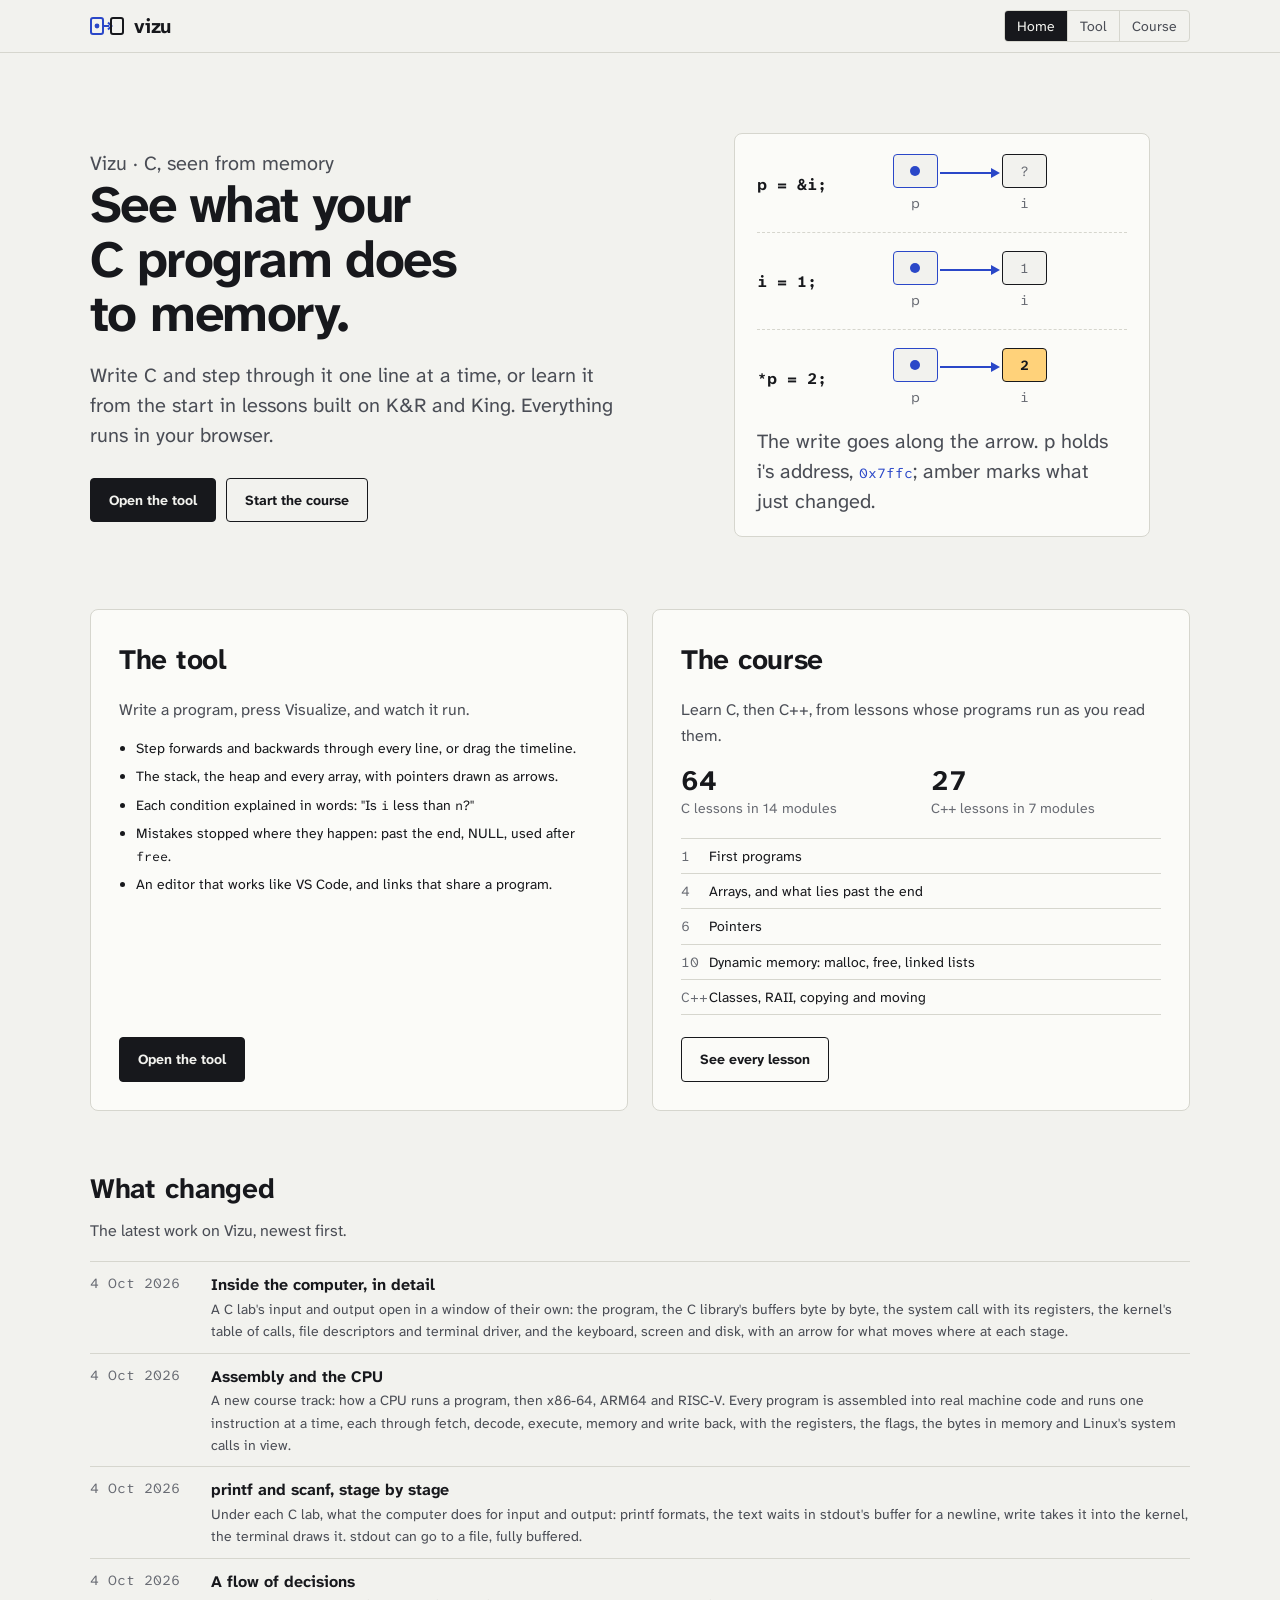
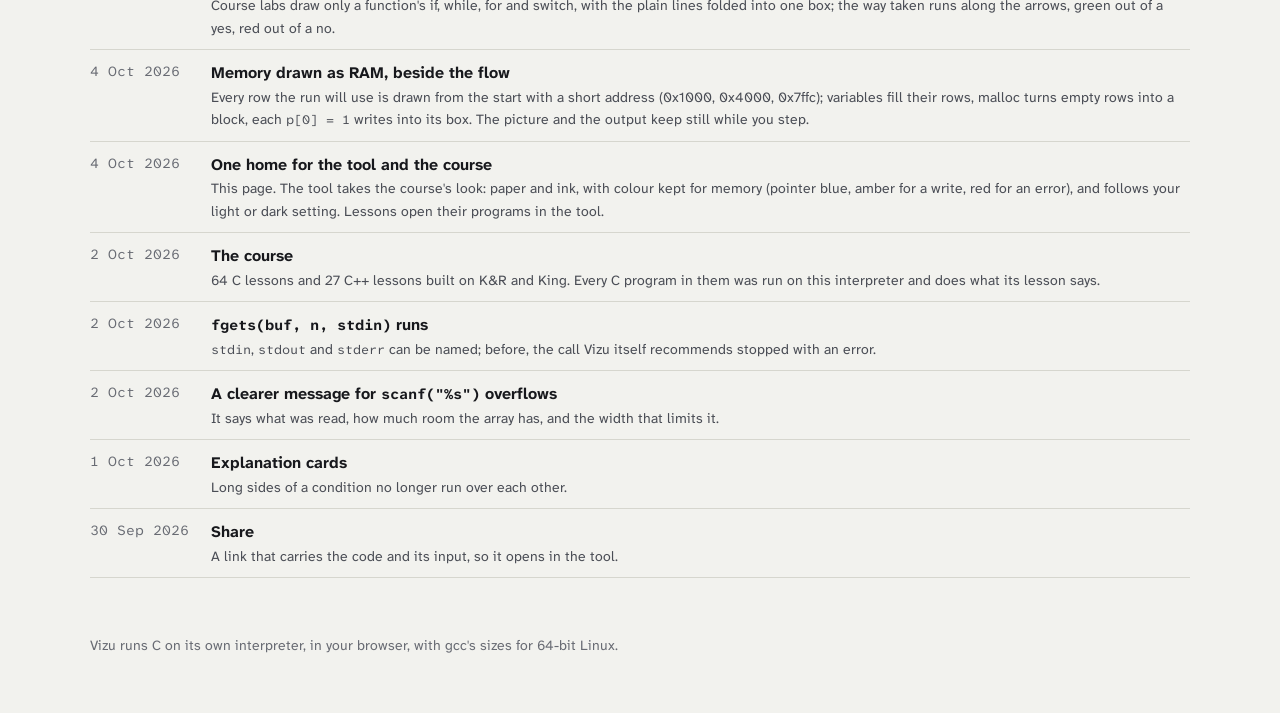
<file: index.html>
<!doctype html>
<html lang="en">
  <head>
    <meta charset="UTF-8" />
    <meta name="viewport" content="width=device-width, initial-scale=1.0" />
    <meta name="description" content="Vizu: write C and watch it run in memory, or learn C and C++ from lessons whose programs run as you read." />
    <title>Vizu</title>
    <link rel="icon" type="image/svg+xml" href="./favicon.svg" />
    <link rel="preconnect" href="https://fonts.googleapis.com" />
    <link rel="preconnect" href="https://fonts.gstatic.com" crossorigin />
    <link href="https://fonts.googleapis.com/css2?family=Atkinson+Hyperlegible+Next:ital,wght@0,400;0,700;1,400&family=Atkinson+Hyperlegible+Mono:wght@400;700&display=swap" rel="stylesheet" />
    <script>
      // An old share link (#c=…) opened here: the tool opens it.
      if (location.hash.startsWith('#c=')) location.replace('tool/' + location.hash)
    </script>
    <style>*{box-sizing:border-box}html,body{background:var(--paper);margin:0}body{color:var(--ink);font:var(--t-s) / 1.6 var(--sans);-webkit-font-smoothing:antialiased}a{color:inherit}code{font-family:var(--mono);font-size:.92em}.top{border-bottom:1px solid var(--rule)}.wrap{max-width:1180px;margin:0 auto;padding-inline:clamp(16px,4vw,40px)}.top .wrap{align-items:center;gap:16px;padding-block:10px;display:flex}.top .grow{flex:1}.hero{grid-template-columns:minmax(0,1.05fr) minmax(0,.95fr);align-items:center;gap:56px;padding-block:64px 56px;display:grid}.hero h1{letter-spacing:-.03em;text-wrap:balance;margin:0 0 18px;font-size:52px;line-height:1.05}.hero p{font-size:var(--t-m);color:var(--ink-2);max-width:34em;margin:0;line-height:1.5}.eyebrow{font-size:var(--t-xs);color:var(--ink-3);margin:0 0 10px}.actions{flex-wrap:wrap;gap:10px;margin-top:28px;display:flex}.btn{border-radius:var(--r-cell);border:1px solid var(--ink);font-weight:700;font-size:var(--t-xs);align-items:center;gap:8px;padding:10px 18px;text-decoration:none;display:inline-flex}.btn.solid{background:var(--ink);color:var(--paper)}.btn:hover{background:var(--rule-2)}.btn.solid:hover{background:var(--ink-2);border-color:var(--ink-2)}.snap{border:1px solid var(--rule);border-radius:var(--r-panel);background:var(--sheet);flex-direction:column;gap:18px;padding:20px 22px;display:flex}.snap-row{grid-template-columns:7.5em minmax(0,1fr);align-items:center;gap:16px;display:grid}.snap-row+.snap-row{border-top:1px dashed var(--rule);padding-top:18px}.snap-code{font-family:var(--mono);font-size:var(--t-s);font-weight:700}.boxes{align-items:center;gap:0;display:flex}.named{flex-direction:column;align-items:center;gap:4px;display:flex}.named span{font-family:var(--mono);font-size:var(--t-xs);color:var(--ink-3)}.box{border:1.5px solid var(--ink);border-radius:var(--r-cell);min-width:3.2em;height:2.4em;font-family:var(--mono);font-size:var(--t-s);background:var(--paper);justify-content:center;align-items:center;padding:0 .6em;display:inline-flex}.box.ptr{border-color:var(--pointer)}.box.ptr i{background:var(--pointer);border-radius:50%;width:10px;height:10px}.box.unknown{color:var(--ink-3)}.box.wrote{background:var(--write);border-color:var(--on-write);color:var(--on-write);font-weight:700}.arrow{flex:none;width:64px;height:18px;margin-bottom:22px}.arrow path{fill:none;stroke:var(--pointer);stroke-width:2px}.arrow path.head{fill:var(--pointer);stroke:none}.snap-note{font-size:var(--t-xs);color:var(--ink-3);margin:0}.addr{font-family:var(--mono);font-size:var(--t-xs);color:var(--pointer)}.doors{grid-template-columns:repeat(2,minmax(0,1fr));gap:24px;display:grid}.door{border:1px solid var(--rule);border-radius:var(--r-panel);background:var(--sheet);flex-direction:column;gap:14px;min-width:0;padding:28px;display:flex}.door h2{font-size:var(--t-l);letter-spacing:-.01em;margin:0}.door>p{color:var(--ink-2);margin:0}.door ul{font-size:var(--t-xs);flex-direction:column;gap:6px;margin:0;padding-left:1.2em;display:flex}.door .facts{grid-template-columns:repeat(2,minmax(0,1fr));gap:12px 20px;margin:4px 0;display:grid}.door .facts div{flex-direction:column;display:flex}.door .facts b{font-family:var(--mono);font-size:var(--t-l);font-variant-numeric:tabular-nums;line-height:1.1}.door .facts span{font-size:var(--t-xs);color:var(--ink-3)}.door .mods{border-top:1px solid var(--rule);font-size:var(--t-xs);margin:0;padding:0;list-style:none}.door .mods li{border-bottom:1px solid var(--rule);grid-template-columns:2em minmax(0,1fr);padding:6px 0;display:grid}.door .mods li span{font-family:var(--mono);color:var(--ink-3)}.door .mods a{text-decoration:none}.door .mods a:hover{text-decoration:underline}.door .go{margin-top:auto;padding-top:8px}.changes{padding-block:56px 24px}.changes h2{font-size:var(--t-l);letter-spacing:-.01em;margin:0 0 6px}.changes>p{color:var(--ink-2);margin:0 0 18px}.log{border-top:1px solid var(--rule);margin:0;padding:0;list-style:none}.log li{border-bottom:1px solid var(--rule);font-size:var(--t-xs);grid-template-columns:7.5em minmax(0,1fr);gap:16px;padding:10px 0;display:grid}.log time{font-family:var(--mono);color:var(--ink-3);font-variant-numeric:tabular-nums}.log b{font-size:var(--t-s);display:block}.log span{color:var(--ink-2)}.foot{font-size:var(--t-xs);color:var(--ink-3);padding-block:32px 56px}@media (max-width:900px){.hero{grid-template-columns:minmax(0,1fr);gap:32px;padding-block:40px}.hero h1{font-size:38px}.doors{grid-template-columns:minmax(0,1fr)}}@media (max-width:480px){.vz-brand small{display:none}.snap-row{grid-template-columns:minmax(0,1fr);gap:8px}.log li{grid-template-columns:minmax(0,1fr);gap:2px}.door{padding:20px}}</style>
    <link rel="stylesheet" crossorigin href="./assets/theme-aezmctjn.css">
  </head>
  <body>
    <header class="top">
      <div class="wrap">
        <a class="vz-brand" href="./" aria-label="Vizu home">
          <svg viewBox="0 0 34 18" aria-hidden="true"><rect x="1" y="1" width="12" height="16" rx="2" fill="none" stroke="var(--pointer)" stroke-width="2"/><circle cx="7" cy="9" r="2.4" fill="var(--pointer)"/><path d="M13 9h6" stroke="var(--pointer)" stroke-width="2"/><path d="M18 5.5 21.5 9 18 12.5" fill="none" stroke="var(--pointer)" stroke-width="2"/><rect x="21" y="1" width="12" height="16" rx="2" fill="none" stroke="var(--ink)" stroke-width="2"/></svg>
          vizu
        </a>
        <div class="grow"></div>
        <nav class="vz-nav" aria-label="Vizu">
          <a href="./" aria-current="page">Home</a>
          <a href="tool/">Tool</a>
          <a href="course/">Course</a>
        </nav>
      </div>
    </header>

    <main>
      <section class="wrap hero">
        <div>
          <p class="eyebrow">Vizu · C, seen from memory</p>
          <h1>See what your C program does to memory.</h1>
          <p>Write C and step through it one line at a time, or learn it from the start in lessons built on K&amp;R and King. Everything runs in your browser.</p>
          <div class="actions">
            <a class="btn solid" href="tool/">Open the tool</a>
            <a class="btn" href="course/#c-1-1">Start the course</a>
          </div>
        </div>
        <figure class="snap" aria-label="Three snapshots of memory: p points to i; i becomes 1; writing through p changes i to 2">
          <div class="snap-row">
            <code class="snap-code">p = &amp;i;</code>
            <div class="boxes">
              <div class="named"><span class="box ptr"><i></i></span><span>p</span></div>
              <svg class="arrow" viewBox="0 0 64 18" aria-hidden="true"><path d="M2 9h52"/><path class="head" d="M62 9l-9-5v10z"/></svg>
              <div class="named"><span class="box unknown">?</span><span>i</span></div>
            </div>
          </div>
          <div class="snap-row">
            <code class="snap-code">i = 1;</code>
            <div class="boxes">
              <div class="named"><span class="box ptr"><i></i></span><span>p</span></div>
              <svg class="arrow" viewBox="0 0 64 18" aria-hidden="true"><path d="M2 9h52"/><path class="head" d="M62 9l-9-5v10z"/></svg>
              <div class="named"><span class="box">1</span><span>i</span></div>
            </div>
          </div>
          <div class="snap-row">
            <code class="snap-code">*p = 2;</code>
            <div class="boxes">
              <div class="named"><span class="box ptr"><i></i></span><span>p</span></div>
              <svg class="arrow" viewBox="0 0 64 18" aria-hidden="true"><path d="M2 9h52"/><path class="head" d="M62 9l-9-5v10z"/></svg>
              <div class="named"><span class="box wrote">2</span><span>i</span></div>
            </div>
          </div>
          <p class="snap-note">The write goes along the arrow. p holds i's address, <span class="addr">0x7ffc</span>; amber marks what just changed.</p>
        </figure>
      </section>

      <section class="wrap doors" aria-label="Two ways in">
        <article class="door">
          <h2>The tool</h2>
          <p>Write a program, press Visualize, and watch it run.</p>
          <ul>
            <li>Step forwards and backwards through every line, or drag the timeline.</li>
            <li>The stack, the heap and every array, with pointers drawn as arrows.</li>
            <li>Each condition explained in words: "Is <code>i</code> less than <code>n</code>?"</li>
            <li>Mistakes stopped where they happen: past the end, NULL, used after <code>free</code>.</li>
            <li>An editor that works like VS Code, and links that share a program.</li>
          </ul>
          <div class="go"><a class="btn solid" href="tool/">Open the tool</a></div>
        </article>
        <article class="door">
          <h2>The course</h2>
          <p>Learn C, then C++, from lessons whose programs run as you read them.</p>
          <div class="facts">
            <div><b>64</b><span>C lessons in 14 modules</span></div>
            <div><b>27</b><span>C++ lessons in 7 modules</span></div>
          </div>
          <ol class="mods">
            <li><span>1</span><a href="course/#c-1-1">First programs</a></li>
            <li><span>4</span><a href="course/#c-4-1">Arrays, and what lies past the end</a></li>
            <li><span>6</span><a href="course/#c-6-1">Pointers</a></li>
            <li><span>10</span><a href="course/#c-10-1">Dynamic memory: malloc, free, linked lists</a></li>
            <li><span>C++</span><a href="course/#cpp-2-1">Classes, RAII, copying and moving</a></li>
          </ol>
          <div class="go"><a class="btn" href="course/">See every lesson</a></div>
        </article>
      </section>

      <section class="wrap changes" aria-labelledby="changes-h">
        <h2 id="changes-h">What changed</h2>
        <p>The latest work on Vizu, newest first.</p>
        <ol class="log">
          <li><time datetime="2026-10-04">4 Oct 2026</time><div><b>Inside the computer, in detail</b><span>A C lab's input and output open in a window of their own: the program, the C library's buffers byte by byte, the system call with its registers, the kernel's table of calls, file descriptors and terminal driver, and the keyboard, screen and disk, with an arrow for what moves where at each stage.</span></div></li>
          <li><time datetime="2026-10-04">4 Oct 2026</time><div><b>Assembly and the CPU</b><span>A new course track: how a CPU runs a program, then x86-64, ARM64 and RISC-V. Every program is assembled into real machine code and runs one instruction at a time, each through fetch, decode, execute, memory and write back, with the registers, the flags, the bytes in memory and Linux's system calls in view.</span></div></li>
          <li><time datetime="2026-10-04">4 Oct 2026</time><div><b>printf and scanf, stage by stage</b><span>Under each C lab, what the computer does for input and output: printf formats, the text waits in stdout's buffer for a newline, write takes it into the kernel, the terminal draws it. stdout can go to a file, fully buffered.</span></div></li>
          <li><time datetime="2026-10-04">4 Oct 2026</time><div><b>A flow of decisions</b><span>Course labs draw only a function's if, while, for and switch, with the plain lines folded into one box; the way taken runs along the arrows, green out of a yes, red out of a no.</span></div></li>
          <li><time datetime="2026-10-04">4 Oct 2026</time><div><b>Memory drawn as RAM, beside the flow</b><span>Every row the run will use is drawn from the start with a short address (0x1000, 0x4000, 0x7ffc); variables fill their rows, malloc turns empty rows into a block, each <code>p[0] = 1</code> writes into its box. The picture and the output keep still while you step.</span></div></li>
          <li><time datetime="2026-10-04">4 Oct 2026</time><div><b>One home for the tool and the course</b><span>This page. The tool takes the course's look: paper and ink, with colour kept for memory (pointer blue, amber for a write, red for an error), and follows your light or dark setting. Lessons open their programs in the tool.</span></div></li>
          <li><time datetime="2026-10-02">2 Oct 2026</time><div><b>The course</b><span>64 C lessons and 27 C++ lessons built on K&amp;R and King. Every C program in them was run on this interpreter and does what its lesson says.</span></div></li>
          <li><time datetime="2026-10-02">2 Oct 2026</time><div><b><code>fgets(buf, n, stdin)</code> runs</b><span><code>stdin</code>, <code>stdout</code> and <code>stderr</code> can be named; before, the call Vizu itself recommends stopped with an error.</span></div></li>
          <li><time datetime="2026-10-02">2 Oct 2026</time><div><b>A clearer message for <code>scanf("%s")</code> overflows</b><span>It says what was read, how much room the array has, and the width that limits it.</span></div></li>
          <li><time datetime="2026-10-01">1 Oct 2026</time><div><b>Explanation cards</b><span>Long sides of a condition no longer run over each other.</span></div></li>
          <li><time datetime="2026-09-30">30 Sep 2026</time><div><b>Share</b><span>A link that carries the code and its input, so it opens in the tool.</span></div></li>
        </ol>
      </section>
    </main>

    <footer class="wrap foot">Vizu runs C on its own interpreter, in your browser, with gcc's sizes for 64-bit Linux.</footer>
  </body>
</html>
</file>
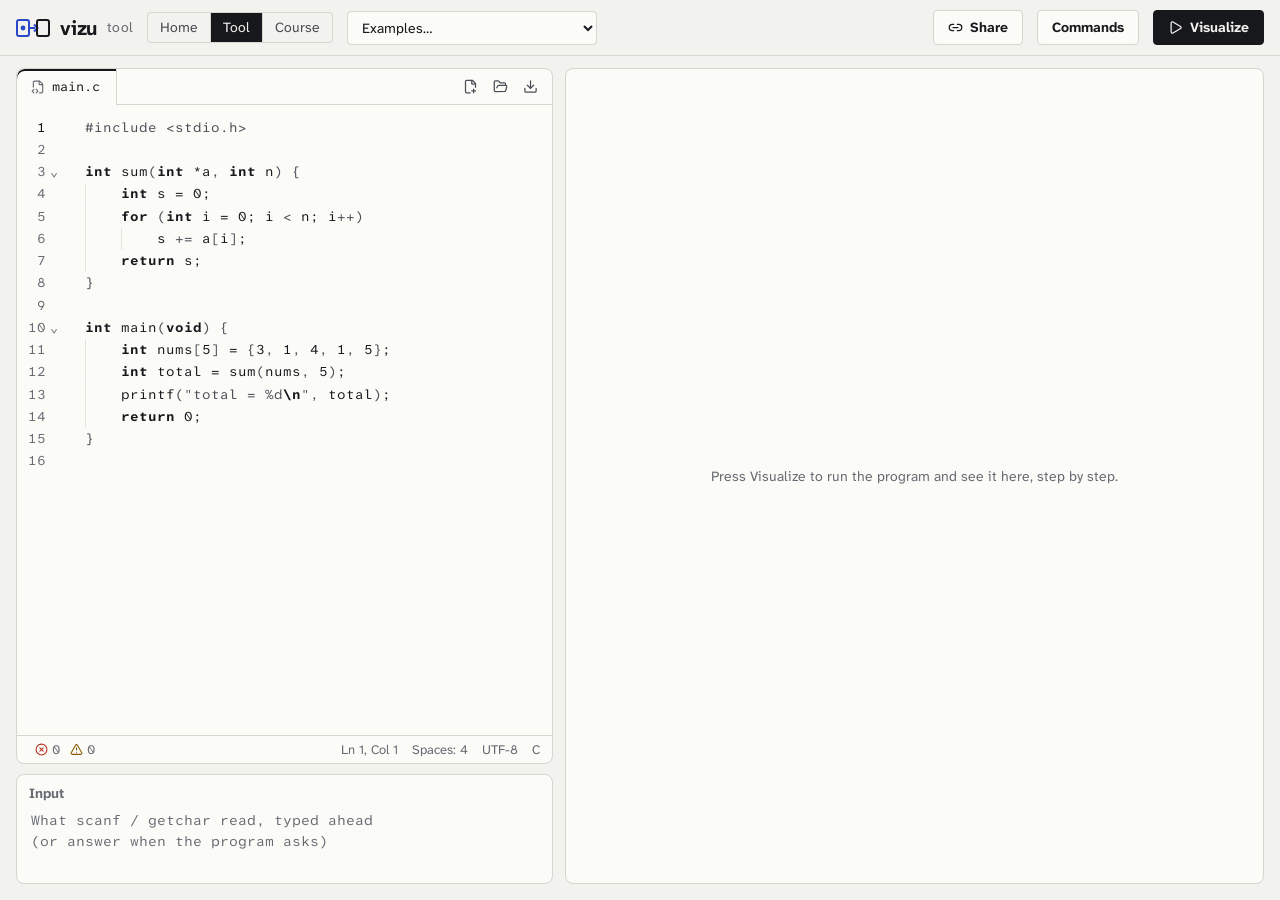
<file: tool/index.html>
<!doctype html>
<html lang="en">
  <head>
    <meta charset="UTF-8" />
    <meta name="viewport" content="width=device-width, initial-scale=1.0" />
    <meta name="description" content="Write C and watch it run: step through it forwards and backwards, with its stack, arrays, pointers and heap drawn as they change." />
    <title>Vizu Tool</title>
    <link rel="icon" type="image/svg+xml" href="../favicon.svg" />
    <link rel="preconnect" href="https://fonts.googleapis.com" />
    <link rel="preconnect" href="https://fonts.gstatic.com" crossorigin />
    <link href="https://fonts.googleapis.com/css2?family=Atkinson+Hyperlegible+Next:ital,wght@0,400;0,700;1,400&family=Atkinson+Hyperlegible+Mono:wght@400;700&display=swap" rel="stylesheet" />
    <script type="module" crossorigin src="../assets/tool-BLrEXCRE.js"></script>
    <link rel="stylesheet" crossorigin href="../assets/tool-Bno8CDU8.css">
    <link rel="stylesheet" crossorigin href="../assets/theme-aezmctjn.css">
  </head>
  <body>
    <div id="root"></div>
  </body>
</html>
</file>
<file: assets/theme-aezmctjn.css>
:root{--paper:#f2f2ee;--sheet:#fbfbf8;--ink:#17181c;--ink-2:#4a4d55;--ink-3:#686b73;--rule:#d6d6ce;--rule-2:#e4e4dd;--pointer:#2a47c8;--read:#dce3ff;--write:#ffd27a;--on-write:#17181c;--error:#b8321f;--error-bg:#f9e3df;--warn:#8a5a00;--freed:#8b8e96;--focus:#2a47c8;--shadow:0 14px 36px -14px #17181c47;--sans:"Atkinson Hyperlegible Next", "Segoe UI", Verdana, sans-serif;--mono:"Atkinson Hyperlegible Mono", "Cascadia Mono", Consolas, "Courier New", monospace;--t-xs:14px;--t-s:16px;--t-m:20px;--t-l:28px;--t-xl:40px;--r-cell:4px;--r-panel:8px;--lightningcss-light:initial;--lightningcss-dark: ;color-scheme:light}@media (prefers-color-scheme:dark){:root:not([data-theme=light]){--paper:#15161a;--sheet:#1d1f24;--ink:#ececec;--ink-2:#b9bbc3;--ink-3:#8d9099;--rule:#34363e;--rule-2:#2a2c33;--pointer:#8ea2ff;--read:#273058;--write:#ffd27a;--on-write:#17181c;--error:#ff7b66;--error-bg:#3a1e1a;--warn:#e3a33b;--freed:#6f737c;--focus:#8ea2ff;--shadow:0 14px 36px -14px #000000b3;--lightningcss-light: ;--lightningcss-dark:initial;color-scheme:dark}}:root[data-theme=dark]{--paper:#15161a;--sheet:#1d1f24;--ink:#ececec;--ink-2:#b9bbc3;--ink-3:#8d9099;--rule:#34363e;--rule-2:#2a2c33;--pointer:#8ea2ff;--read:#273058;--write:#ffd27a;--on-write:#17181c;--error:#ff7b66;--error-bg:#3a1e1a;--warn:#e3a33b;--freed:#6f737c;--focus:#8ea2ff;--shadow:0 14px 36px -14px #000000b3;--lightningcss-light: ;--lightningcss-dark:initial;color-scheme:dark}:focus-visible{outline:2px solid var(--focus);outline-offset:2px}.vz-brand{font-weight:700;font-size:var(--t-m);letter-spacing:-.01em;color:var(--ink);align-items:center;gap:10px;text-decoration:none;display:inline-flex}.vz-brand svg{flex:none;width:34px;height:18px}.vz-brand small{font-weight:400;font-size:var(--t-xs);color:var(--ink-3);letter-spacing:.02em}.vz-nav{border:1px solid var(--rule);border-radius:var(--r-cell);display:flex;overflow:hidden}.vz-nav a{font-size:var(--t-xs);color:var(--ink-2);padding:4px 12px;text-decoration:none}.vz-nav a+a{border-left:1px solid var(--rule)}.vz-nav a:hover{color:var(--ink);background:var(--rule-2)}.vz-nav a[aria-current=page]{background:var(--ink);color:var(--paper)}
</file>
<file: assets/tool-Bno8CDU8.css>
*{box-sizing:border-box}html,body,#root{height:100%;margin:0}body{background:var(--paper);color:var(--ink);font:var(--t-xs) / 1.5 var(--sans);-webkit-font-smoothing:antialiased}button,select,input,textarea{font:inherit;color:inherit}.app{background:var(--paper);flex-direction:column;height:100%;display:flex}.topbar{border-bottom:1px solid var(--rule);flex-wrap:wrap;align-items:center;gap:14px;padding:10px 16px;display:flex}.examples{background:var(--sheet);border:1px solid var(--rule);border-radius:var(--r-cell);color:var(--ink);cursor:pointer;max-width:260px;padding:6px 10px}.examples:hover{border-color:var(--ink-3)}.grow{flex:1}.btn{border-radius:var(--r-cell);border:1px solid var(--rule);background:var(--sheet);cursor:pointer;font-weight:700;font-size:var(--t-xs);align-items:center;gap:7px;padding:6px 14px;display:inline-flex}.btn.primary{border-color:var(--ink);color:var(--paper);background:var(--ink)}.btn.primary:hover{background:var(--ink-2);border-color:var(--ink-2)}.btn.ghost:hover{border-color:var(--ink-3)}.btn.sm{padding:4px 10px}.main{flex:1;grid-template-columns:minmax(380px,43%) 1fr;gap:12px;min-height:0;padding:12px 16px 16px;display:grid}.left{flex-direction:column;gap:10px;min-height:0;display:flex}.card{background:var(--sheet);border:1px solid var(--rule);border-radius:var(--r-panel)}.card.code{flex:1;min-height:160px;overflow:hidden}.editor{height:100%}.editor.locked .cm-content{cursor:default}.controls{align-items:center;gap:12px;padding:8px 12px;display:flex}.buttons{gap:4px;display:flex}.icon{border-radius:var(--r-cell);border:1px solid var(--rule);background:var(--paper);width:32px;height:32px;color:var(--ink);cursor:pointer;place-items:center;display:grid}.icon:hover:not(:disabled){border-color:var(--ink-3)}.icon.step:not(:disabled){background:var(--ink);border-color:var(--ink);color:var(--paper)}.icon:disabled{opacity:.4;cursor:default}.slider{accent-color:var(--ink);flex:1}.count{font-family:var(--mono);font-size:var(--t-xs);color:var(--ink-3);text-align:right;font-variant-numeric:tabular-nums;min-width:70px}.caption{color:var(--ink-2);align-items:center;gap:12px;padding:0 4px;display:flex}.link{color:var(--error);cursor:pointer;text-underline-offset:3px;font-size:var(--t-xs);background:0 0;border:none;padding:0;text-decoration:underline}.banner{border-radius:var(--r-panel);border:1px solid var(--rule);background:var(--sheet);color:var(--ink);align-items:flex-start;gap:10px;padding:10px 14px;line-height:1.5;display:flex}.banner svg{flex:none;margin-top:2px}.banner .sub{color:var(--ink-2);font-size:var(--t-xs)}.banner.error{background:var(--error-bg);border-color:var(--error)}.banner.error svg{color:var(--error)}.banner.ok svg{color:var(--ink)}.banner.warn{border-color:var(--warn)}.banner.warn svg{color:var(--warn)}.banner.input{border-color:var(--ink-3)}.ask{flex-wrap:wrap;flex:1;align-items:center;gap:8px;display:flex}.ask input{background:var(--paper);border:1px solid var(--rule);border-radius:var(--r-cell);min-width:140px;font-family:var(--mono);outline:none;flex:1;padding:5px 10px}.ask input:focus{border-color:var(--ink)}.io{flex:none;grid-template-columns:3fr 2fr;gap:10px;height:150px;display:grid}.io .card{flex-direction:column;min-height:0;padding:8px 12px 10px;display:flex}.label{font-size:var(--t-xs);color:var(--ink-3);margin-bottom:4px;font-weight:700}.out pre{font-family:var(--mono);font-size:var(--t-xs);white-space:pre-wrap;word-break:break-word;color:var(--ink);flex:1;margin:0;overflow:auto}.in textarea{resize:none;font-family:var(--mono);font-size:var(--t-xs);color:var(--ink);background:0 0;border:none;outline:none;flex:1}.in textarea::placeholder{color:var(--ink-3)}.in textarea:disabled{opacity:.7}.right{min-height:0;display:flex;overflow:hidden}.viz{flex:1;padding:16px 18px 24px;position:relative;overflow:auto}.viz.empty{color:var(--ink-3);text-align:center;place-items:center;padding:40px;display:grid}.viz-grid{z-index:1;grid-template-columns:minmax(260px,1fr) minmax(220px,.9fr);align-items:start;gap:56px;display:grid;position:relative}.col h3{font-size:var(--t-xs);color:var(--ink-3);margin:0 0 10px;font-weight:700}.none{color:var(--ink-3);font-size:var(--t-xs);padding:6px 2px}.frame,.block{border:1px solid var(--rule);background:var(--paper);border-radius:var(--r-panel);margin-bottom:12px;padding:9px 12px 11px}.frame.top{border:2px solid var(--ink);padding:8px 11px 10px}.frame.globals{border-style:dashed}.frame-head{align-items:baseline;gap:10px;margin-bottom:7px;display:flex}.fn{font-family:var(--mono);color:var(--ink);font-weight:700}.frame.globals .fn{color:var(--ink-2)}.fline{font-size:var(--t-xs);color:var(--ink-3)}.badge{font-size:var(--t-xs);border-radius:var(--r-cell);border:1px solid var(--rule);color:var(--ink-2);margin-left:auto;padding:0 8px}.badge.bad{border-color:var(--error);color:var(--error)}.block.freed{opacity:.62;border-style:dashed;border-color:var(--freed)}.block.leaked{border-color:var(--error)}.block .fn{color:var(--ink)}.vars{flex-direction:column;gap:6px;display:flex}.var{align-items:flex-start;gap:10px;display:flex}.vname{font-family:var(--mono);font-size:var(--t-xs);min-width:64px;color:var(--ink);flex-direction:column;padding-top:5px;font-weight:700;line-height:1.25;display:flex}.vtype{color:var(--ink-3);white-space:nowrap;font-size:13px;font-weight:400}.val{border-radius:var(--r-cell);border:1.5px solid var(--ink);background:var(--sheet);min-width:38px;min-height:30px;font-family:var(--mono);font-size:var(--t-xs);white-space:nowrap;font-variant-numeric:tabular-nums;justify-content:center;align-items:center;gap:6px;padding:3px 9px;display:inline-flex}.val.uninit{color:var(--ink-3);border-style:dashed;border-color:var(--ink-3);background:0 0}.val.changed{background:var(--write);border-color:var(--on-write);color:var(--on-write)}.val.char{color:var(--ink)}.val.char.nul{color:var(--ink-3)}.val.ptr{min-width:38px}.val.ptr.null{color:var(--ink-3);font-size:13px}.dot{background:var(--pointer);border-radius:50%;width:9px;height:9px}.dot[data-dangling]{background:var(--error)}.dot.lost{background:var(--freed)}.plabel{color:var(--ink-2);font-size:13px}.arr{gap:0;padding:0;display:inline-flex}.arr .cell+.cell .val{border-left-width:0;border-top-left-radius:0;border-bottom-left-radius:0}.arr .cell:not(:last-child) .val{border-top-right-radius:0;border-bottom-right-radius:0}.arr.wrap{flex-wrap:wrap;row-gap:6px;max-width:470px}.cell{flex-direction:column;align-items:center;gap:1px;display:flex}.cell .val{min-width:34px}.idx{font-family:var(--mono);color:var(--ink-3);font-variant-numeric:tabular-nums;font-size:12px}.more{color:var(--ink-3);font-size:var(--t-xs);align-self:center;padding:0 8px}.struct{border-radius:var(--r-cell);border:1px solid var(--rule);background:var(--sheet);flex-direction:column;gap:4px;padding:6px 8px;display:inline-flex}.field{align-items:center;gap:8px;display:flex}.fname{font-family:var(--mono);color:var(--ink-2);min-width:44px;font-size:13px}.ret{border-top:1px dashed var(--rule);font-size:var(--t-xs);color:var(--ink-2);align-items:center;gap:10px;margin-top:8px;padding-top:8px;display:flex}.arrows{pointer-events:none;z-index:2;position:absolute;top:0;left:0;overflow:visible}.arrow{fill:none;stroke:var(--pointer);stroke-width:2px}.arrow.bad{stroke:var(--error);stroke-dasharray:5 4}.arrow-head{fill:var(--pointer)}.arrow-head.bad{fill:var(--error)}@media (max-width:1000px){.main{grid-template-rows:auto auto;grid-template-columns:1fr;overflow:auto}.card.code{min-height:320px}.right{min-height:480px}}.card.code{flex-direction:column;display:flex}.tabs{border-bottom:1px solid var(--rule);border-radius:var(--r-panel) var(--r-panel) 0 0;align-items:center;gap:2px;padding:0 8px 0 0;display:flex}.tab{color:var(--ink-2);border-right:1px solid var(--rule);box-shadow:inset 0 2px 0 var(--ink);border-radius:var(--r-panel) 0 0 0;background:var(--sheet);align-items:center;gap:7px;margin-bottom:-1px;padding:8px 14px;display:flex}.tab svg{color:var(--ink-3)}.tab-name{font-family:var(--mono);color:var(--ink);background:0 0;border:none;outline:none;padding:0;font-size:13px}.tab-name:focus{text-decoration:underline;-webkit-text-decoration-color:var(--ink);text-decoration-color:var(--ink);text-underline-offset:4px}.icon.sm{width:28px;height:28px;color:var(--ink-2);background:0 0;border-color:#0000}.icon.sm:hover:not(:disabled){border-color:var(--rule);color:var(--ink)}.editor-host{flex:1;min-height:0}.statusbar{border-top:1px solid var(--rule);color:var(--ink-3);border-radius:0 0 var(--r-panel) var(--r-panel);align-items:center;gap:14px;padding:3px 12px;font-size:13px;display:flex}.st-problems{color:var(--ink-3);cursor:pointer;border-radius:var(--r-cell);background:0 0;border:none;align-items:center;gap:4px;padding:1px 6px;font-size:13px;display:inline-flex}.st-problems:hover{background:var(--rule-2);color:var(--ink)}.st-problems svg:first-child{color:var(--error)}.st-problems svg:nth-of-type(2){color:var(--warn);margin-left:6px}.palette-back{z-index:50;background:#17181c59;justify-content:center;align-items:flex-start;padding-top:70px;display:flex;position:fixed;inset:0}.palette{background:var(--sheet);border:1px solid var(--rule);border-radius:var(--r-panel);width:min(640px,92vw);box-shadow:var(--shadow);overflow:hidden}.palette-input{border-bottom:1px solid var(--rule);color:var(--ink-3);align-items:center;gap:10px;padding:10px 14px;display:flex}.palette-input input{font-size:var(--t-s);background:0 0;border:none;outline:none;flex:1}.palette-list{max-height:420px;padding:6px;overflow:auto}.palette-item{border-radius:var(--r-cell);cursor:pointer;color:var(--ink-2);justify-content:space-between;align-items:center;gap:12px;padding:7px 10px;display:flex}.palette-item[aria-selected=true]{background:var(--rule-2);color:var(--ink);box-shadow:inset 2px 0 0 var(--ink)}.palette-group{color:var(--ink-3)}.palette-none{color:var(--ink-3);padding:12px}.keys{gap:4px;display:flex}kbd{font-family:var(--mono);border-radius:var(--r-cell);border:1px solid var(--rule);background:var(--paper);color:var(--ink-2);border-bottom-width:2px;padding:1px 6px;font-size:12px}.toast{z-index:60;border-radius:var(--r-cell);background:var(--ink);color:var(--paper);box-shadow:var(--shadow);padding:9px 16px;position:fixed;bottom:22px;left:50%;transform:translate(-50%)}.now{border-radius:var(--r-panel);border:1px solid var(--rule);background:var(--sheet);z-index:1;align-items:center;gap:12px;margin-bottom:12px;padding:10px 14px;display:flex;position:relative}.now-dot{background:var(--ink-3);border-radius:50%;flex:none;width:9px;height:9px}.now-text{flex:1;min-width:0}.now-title{font-weight:700;font-size:var(--t-s);flex-wrap:wrap;align-items:center;gap:8px;display:flex}.now-detail{color:var(--ink-2);font-size:var(--t-xs);margin-top:1px}.verdict{font-family:var(--mono);border-radius:var(--r-cell);border:1.5px solid var(--ink);padding:0 9px;font-size:13px}.verdict.true{color:var(--paper);background:var(--ink)}.verdict.false{color:var(--ink);background:0 0}.now.tone-yes .now-dot,.now.tone-done .now-dot,.now.tone-call .now-dot,.now.tone-input .now-dot{background:var(--ink)}.now.tone-no .now-dot{box-shadow:inset 0 0 0 2px var(--ink);background:0 0}.now.tone-error{border-color:var(--error);background:var(--error-bg)}.now.tone-error .now-dot{background:var(--error)}.now-printed{color:var(--ink-2);text-overflow:ellipsis;white-space:nowrap;flex:none;max-width:45%;font-size:13px;overflow:hidden}.now-printed code{font-family:var(--mono);color:var(--on-write);background:var(--write);border-radius:2px;padding:0 2px}.terminal{z-index:1;border-radius:var(--r-panel);border:1px solid var(--rule);background:var(--sheet);margin-bottom:16px;position:relative;overflow:hidden}.terminal-head{font-size:var(--t-xs);color:var(--ink-3);border-bottom:1px solid var(--rule);align-items:center;gap:10px;padding:6px 12px;font-weight:700;display:flex}.terminal-count{margin-left:auto;font-weight:400}.terminal pre{min-height:44px;max-height:150px;font-family:var(--mono);font-size:var(--t-xs);white-space:pre-wrap;word-break:break-word;color:var(--ink);margin:0;padding:10px 14px 12px;line-height:1.55;overflow:auto}.terminal mark.fresh{color:var(--on-write);background:0 0;background:var(--write);border-radius:2px}.caret{vertical-align:text-bottom;background:var(--ink-3);opacity:.5;width:7px;height:1.1em;margin-left:1px;display:inline-block}.io{grid-template-columns:1fr;height:110px}.vx-card{border-radius:var(--r-panel);border:1px solid var(--rule);background:var(--sheet);font-family:var(--sans);font-size:var(--t-xs);color:var(--ink-2);cursor:default;white-space:normal;max-width:560px;margin:6px 12px 10px 0;padding:10px 14px 11px;line-height:1.45}.vx-q .vx-code{-webkit-box-decoration-break:clone;box-decoration-break:clone;white-space:normal}.vx-card.yes{border-color:var(--ink-3)}.vx-card.no{border-color:var(--ink-3);border-style:dashed}.vx-head{flex-wrap:wrap;align-items:center;gap:8px;margin-bottom:8px;display:flex}.vx-kind{font-size:var(--t-xs);color:var(--ink-3);font-weight:700}.vx-round{border-radius:var(--r-cell);border:1px solid var(--rule);color:var(--ink-3);padding:0 7px;font-size:13px}.vx-q{color:var(--ink);font-weight:700;font-size:var(--t-xs)}.vx-row{align-items:stretch;gap:14px;padding:2px 0 4px;display:flex;overflow-x:auto}.vx-col{flex-direction:column;flex:0 auto;justify-content:space-between;align-items:center;gap:1px;min-width:min-content;display:flex}.vx-opcol,.vx-rescol,.vx-note{flex:none}.vx-col code{font-family:var(--mono);font-size:var(--t-xs);white-space:nowrap}.vx-col code.vx-src,.vx-col code.vx-via{white-space:normal;text-align:center}.vx-src{color:var(--ink)}.vx-via{color:var(--ink-3);font-size:13px!important}.vx-val{border-radius:var(--r-cell);color:var(--ink);background:var(--read);border:1px solid var(--ink-3);padding:0 8px;font-weight:700}.vx-val.vx-same{background:var(--paper);border-color:var(--rule);font-weight:400}.vx-down{color:var(--ink-3);font-size:12px;line-height:1}.vx-op{color:var(--ink);font-weight:700}.vx-opcol code:last-child{padding:1px 0}.vx-rescol{justify-content:flex-end}.vx-gap{flex:1}.vx-pill{border-radius:var(--r-cell);border:1.5px solid var(--ink);white-space:nowrap;padding:0 9px;font-size:13px;font-weight:700}.vx-pill.yes{color:var(--paper);background:var(--ink)}.vx-pill.no{color:var(--ink);background:0 0}.vx-hint{color:var(--ink-3);font-size:13px}.vx-note{justify-content:flex-end}.vx-logic{flex-wrap:wrap;align-items:center;gap:8px;padding:2px 0 4px;display:flex}.vx-part{border-radius:var(--r-cell);border:1px solid var(--rule);padding:6px 10px 4px}.vx-part.yes{border-color:var(--ink-3)}.vx-part.no{border-color:var(--ink-3);border-style:dashed}.vx-part.skipped{opacity:.6;border-style:dotted;flex-direction:column;gap:2px;display:flex}.vx-word{color:var(--ink-2);font-size:13px;font-weight:700}.vx-not{align-items:center}.vx-then{border-top:1px dashed var(--rule);color:var(--ink);gap:8px;margin-top:6px;padding-top:7px;display:flex}.vx-arrow{color:var(--ink);font-weight:700}.vx-print{border-radius:var(--r-cell);border:1px solid var(--rule);background:var(--sheet);font-family:var(--sans);align-items:center;gap:10px;margin:4px 12px 8px 0;padding:4px 12px;display:inline-flex}.vx-print-label{color:var(--ink-3);font-size:13px;font-weight:700}.vx-print-text{font-family:var(--mono);font-size:var(--t-xs);color:var(--on-write);white-space:pre;background:var(--write);border-radius:2px}.vx-ws{color:var(--ink-3)}.vx-space{padding:0 1px}.vx-code,.now-q code{font-family:var(--mono);color:var(--ink);background:var(--paper);border:1px solid var(--rule);white-space:nowrap;border-radius:3px;margin:0 1px;padding:0 4px;font-size:.92em;font-weight:400}.now-q{font-weight:700}.arr.wrap{column-gap:3px}.arr.wrap .cell .val{border-radius:var(--r-cell)!important;border-left-width:1.5px!important}.vaddr{color:var(--pointer);font-variant-numeric:tabular-nums;font-size:13px;font-weight:400}.caddr{font-family:var(--mono);color:var(--pointer);font-variant-numeric:tabular-nums;font-size:11px;line-height:1.2}.now{height:84px;overflow:hidden}.now-title{max-height:3em;overflow:hidden}.now-detail{white-space:nowrap;text-overflow:ellipsis;overflow:hidden}.terminal pre,.viz.staged>.terminal pre{height:88px;min-height:0;max-height:none}.viz-split{z-index:1;flex:1;gap:12px;min-height:0;display:flex;position:relative}.viz-split>.stage-wrap{flex:1;min-width:0}.ram-host{border:1px solid var(--rule);border-radius:var(--r-panel);background:var(--sheet);flex:none;width:432px;min-height:0;padding:12px 14px 16px;overflow:auto}@media (max-width:1280px){.viz-split{flex-direction:column}.ram-host{flex:1;width:auto}}.viz-split .inspector,.viz-split .st-link{display:none}.right{flex-direction:column}.play{border-radius:var(--r-cell);border:1px solid var(--ink);cursor:pointer;width:34px;height:34px;color:var(--paper);background:var(--ink);flex:none;place-items:center;display:grid}.play.on{color:var(--ink);background:var(--paper)}.speed{background:var(--paper);border:1px solid var(--rule);border-radius:var(--r-cell);color:var(--ink-2);padding:4px 6px;font-size:13px}.viz.staged{flex-direction:column;padding-bottom:14px;display:flex;overflow:hidden}.viz.staged>.terminal pre{max-height:96px}.stage-wrap{z-index:1;border:1px solid var(--rule);border-radius:var(--r-panel);background:var(--sheet);flex-direction:column;flex:1;min-height:300px;display:flex;position:relative;overflow:hidden}.stage-bar{border-bottom:1px solid var(--rule);color:var(--ink-3);flex:none;justify-content:space-between;align-items:center;gap:10px;padding:6px 8px 6px 12px;font-size:13px;display:flex}.stage-fn code{font-family:var(--mono);color:var(--ink);font-weight:700}.stage-note{color:var(--ink-3);margin-left:10px}.stage-tools{align-items:center;gap:4px;display:flex}.stage-tools button{border-radius:var(--r-cell);border:1px solid var(--rule);background:var(--paper);min-width:28px;height:26px;color:var(--ink-2);font:700 13px var(--sans);cursor:pointer;padding:0 9px}.stage-tools button:hover{color:var(--ink);border-color:var(--ink-3)}.stage-tools button.stage-zoom{font-variant-numeric:tabular-nums;min-width:52px}.stage-tools button.on{color:var(--paper);border-color:var(--ink);background:var(--ink)}.stage{cursor:grab;touch-action:none;-webkit-user-select:none;user-select:none;background-color:var(--sheet);background-image:linear-gradient(to right, var(--rule-2) 1px, transparent 1px), linear-gradient(to bottom, var(--rule-2) 1px, transparent 1px), linear-gradient(to right, var(--rule) 1px, transparent 1px), linear-gradient(to bottom, var(--rule) 1px, transparent 1px);outline:none;flex:1;min-height:0;position:relative;overflow:hidden}.stage:focus-visible{box-shadow:inset 0 0 0 2px var(--focus)}.stage.dragging{cursor:grabbing}.stage-world{transform-origin:0 0;will-change:transform;position:absolute;top:0;left:0}.stage.glide{transition:background-position .25s ease-out,background-size .25s ease-out}.stage.glide .stage-world{transition:transform .25s ease-out}.stage.step{transition:background-position .12s ease-out,background-size .12s ease-out}.stage.step .stage-world{transition:transform .12s ease-out}.stage-follow{border-radius:var(--r-cell);border:1px solid var(--ink);background:var(--ink);color:var(--paper);font:700 13px var(--sans);cursor:pointer;box-shadow:var(--shadow);padding:6px 12px;position:absolute;bottom:12px;right:12px}.stage-follow:hover{background:var(--ink-2)}.inspector{border-radius:var(--r-panel);border:1px solid var(--ink-3);background:var(--sheet);width:max-content;min-width:260px;max-width:none;box-shadow:var(--shadow);cursor:auto;padding:0 14px 14px;transition:top .15s ease-out;position:absolute}.ins-head{border-bottom:1px solid var(--rule);white-space:nowrap;align-items:center;gap:10px;height:42px;margin:0 -14px 12px;padding:0 14px;display:flex}.ins-line{color:var(--ink-3);font-size:13px;font-weight:700}.ins-code{font-family:var(--mono);color:var(--ink);background:var(--paper);border:1px solid var(--rule);border-radius:var(--r-cell);text-overflow:ellipsis;max-width:380px;padding:2px 7px;font-size:13px;overflow:hidden}.ins-answer{border-radius:var(--r-cell);font:700 13px var(--mono);border:1.5px solid var(--ink);margin-left:auto;padding:0 10px}.ins-answer.yes{color:var(--paper);background:var(--ink)}.ins-answer.no{color:var(--ink);background:0 0}.st-link{border-top:2px dashed var(--ink-3);height:0;transition:top .15s ease-out,left .15s ease-out,width .15s ease-out;position:absolute}.st-link:before{content:"";background:var(--ink-3);border-radius:50%;width:8px;height:8px;position:absolute;top:-6px;left:-5px}.anim{flex-direction:column;gap:14px;display:flex}.inspector .arr-track{overflow:visible}.chip.used{border-color:var(--ink)}.chip.used .chip-name{color:var(--ink);font-weight:700}.chip.used.changed{border-color:var(--on-write)}.arrbox.used{border-color:var(--ink-3)}.chips{flex-wrap:wrap;gap:8px;display:flex}.chip{border-radius:var(--r-cell);border:1.5px solid var(--rule);background:var(--paper);font-family:var(--mono);font-size:var(--t-xs);align-items:stretch;display:inline-flex;overflow:hidden}.chip-name{color:var(--ink-2);border-right:1px solid var(--rule);padding:4px 10px}.chip-val{text-align:center;min-width:34px;color:var(--ink);font-variant-numeric:tabular-nums;padding:4px 12px;font-weight:700;overflow:hidden}.chip.changed .chip-val{background:var(--write);color:var(--on-write)}.chip.uninit .chip-val{color:var(--ink-3)}.roll{animation:.15s ease-out roll;display:inline-block}@keyframes roll{0%{opacity:0;transform:translateY(-40%)}to{opacity:1;transform:none}}.arrbox{border-radius:var(--r-panel);border:1px solid var(--rule);background:var(--paper);padding:10px 14px 12px}.arr-head{align-items:baseline;gap:8px;margin-bottom:8px;display:flex}.arr-name{font-family:var(--mono);color:var(--ink);font-weight:700}.arr-type{font-family:var(--mono);color:var(--ink-3);font-size:13px}.arr-track{padding-bottom:4px;position:relative;overflow-x:auto}.arr-cells{column-gap:4px;display:grid}.acell{box-sizing:border-box;border-radius:var(--r-cell);border:1.5px solid var(--ink);background:var(--sheet);height:46px;font-family:var(--mono);flex-direction:column;justify-content:center;align-items:center;gap:2px;padding:3px 0 2px;display:flex;overflow:hidden}.acell-val{font-size:var(--t-s);color:var(--ink);font-variant-numeric:tabular-nums;font-weight:700}.acell-val.uninit{color:var(--ink-3)}.acell-idx{color:var(--ink-3);font-size:12px}.acell.read{background:var(--read)}.acell.wrote,.acell.changed{background:var(--write);border-color:var(--on-write)}.acell.wrote .acell-val,.acell.changed .acell-val,.acell.wrote .acell-idx,.acell.changed .acell-idx{color:var(--on-write)}.acell.ghost{border-style:dashed;border-color:var(--error);background:var(--error-bg);color:var(--error)}.acell.more{color:var(--ink-3);border-color:var(--rule);font-size:13px}.arr-markers{position:absolute;top:0}.marker{color:var(--pointer);flex-direction:column;align-items:center;transition:transform .15s ease-out;display:flex;position:absolute;top:0;left:0}.marker-arrow{font-size:13px;line-height:1}.marker-label{border-radius:var(--r-cell);font-family:var(--mono);white-space:nowrap;color:var(--pointer);background:var(--sheet);border:1.5px solid var(--pointer);margin-top:2px;padding:0 7px;font-size:13px;font-weight:700}.marker.out{color:var(--error)}.marker.out .marker-label{color:var(--error);background:var(--error-bg);border-color:var(--error)}.fl-edge{fill:none;stroke:var(--rule);stroke-width:1.6px}.fl-edge.next{stroke:var(--ink-2);stroke-width:2px;stroke-dasharray:5 4}.fl-trail{fill:none;stroke:var(--ink);stroke-width:3px;stroke-linecap:round;stroke-dasharray:1;stroke-dashoffset:1px;opacity:.8;animation:.3s ease-out forwards trail,1.2s ease-out .3s forwards trail-fade}@keyframes trail{to{stroke-dashoffset:0}}@keyframes trail-fade{to{opacity:.2}}.fl-dot{fill:var(--ink)}.fl-label{font-family:var(--sans);font-size:12px;font-weight:700}.fl-label.yes,.fl-label.no{fill:var(--ink-3)}.fl-label.taken.yes,.fl-label.taken.no{fill:var(--ink)}.fl-shape{fill:var(--paper);stroke:var(--rule);stroke-width:1.4px}.fl-node.seen .fl-shape{stroke:var(--ink-3)}.fl-node.decision .fl-shape{fill:var(--sheet)}.fl-text{fill:var(--ink-2);font-family:var(--mono);text-anchor:middle;font-size:12px}.fl-node.cur .fl-shape{fill:var(--sheet);stroke:var(--ink);stroke-width:2.4px}.fl-node.cur.no .fl-shape{stroke-dasharray:6 4}.fl-node.cur .fl-text{fill:var(--ink);font-weight:700}.fl-count rect{fill:var(--paper);stroke:var(--rule)}.fl-count text{fill:var(--ink-2);font-family:var(--sans);text-anchor:middle;font-size:11px;font-weight:700}.fl-node.cur .fl-count rect{fill:var(--ink);stroke:var(--ink)}.fl-node.cur .fl-count text{fill:var(--paper)}.marker-stem{background:var(--pointer);width:1px}.marker.out .marker-stem{background:var(--error)}.fl-head{fill:var(--ink-3)}@media (prefers-reduced-motion:reduce){.stage.glide,.stage.glide .stage-world,.stage.step,.stage.step .stage-world,.inspector,.st-link,.marker{transition:none}.roll,.fl-trail{animation:none}.fl-trail{stroke-dashoffset:0;opacity:.4}}
</file>
